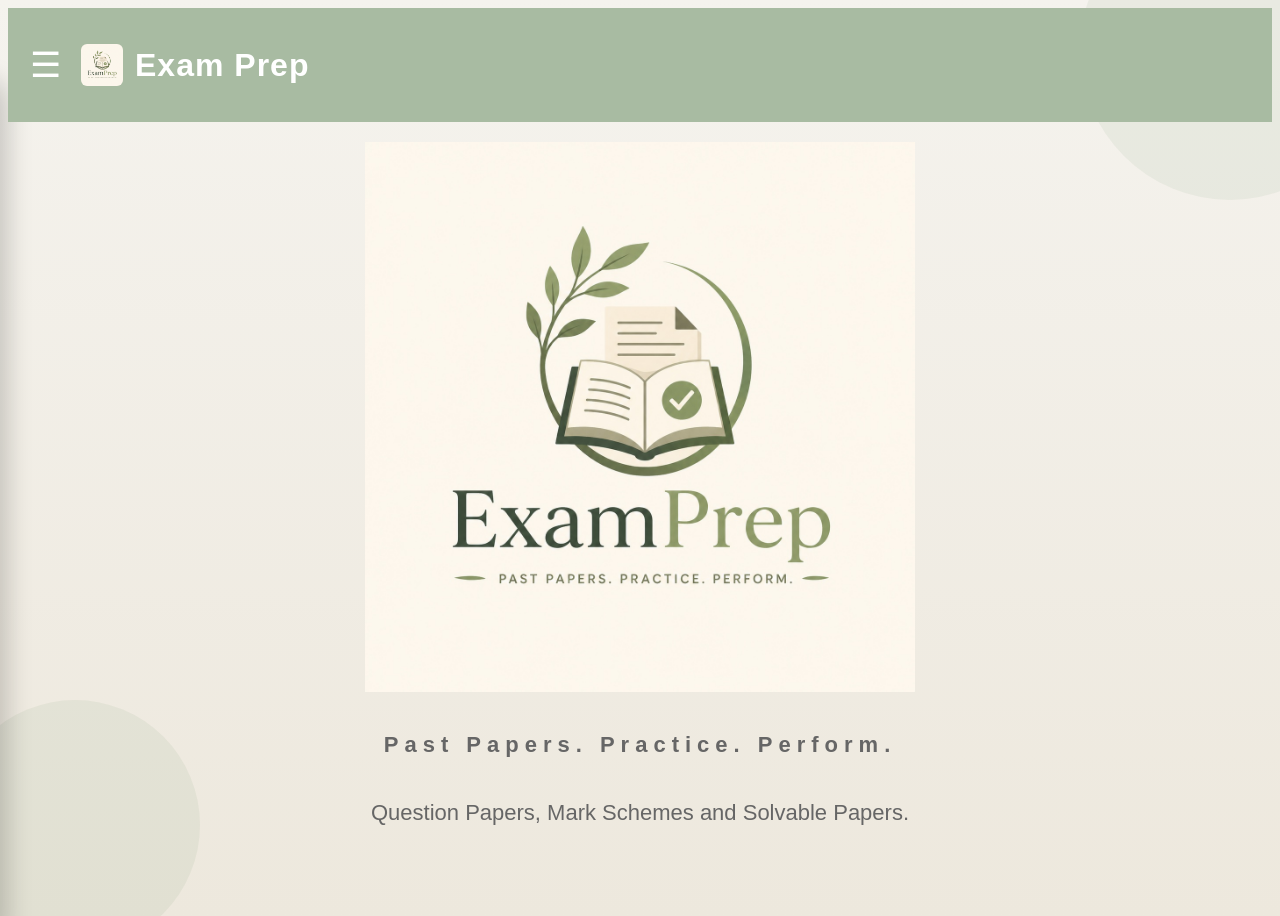
<file: index.html>
<!DOCTYPE html>
<html lang="en">

<head>
    <meta charset="UTF-8">
    <meta name="viewport" content="width=device-width, initial-scale=1.0">
    <title>Exam Prep</title>
    <link rel="stylesheet" href="style.css">
</head>

<body>

    <div class="circle1"></div>
    <div class="circle2"></div>

   <div class="topbar">

    <div class="hamburger" onclick="toggleMenu()" id="menuBtn">
        ☰
    </div>

    <div class="nav-brand">
        <img src="images/logo.png" alt="Exam Prep Logo">
        <span>Exam Prep</span>
    </div>

</div>
    <div id="sidebar">

        <a href="igcse.html">IGCSE</a>
        <a href="alevel.html">A Level</a>
        <a href="practice.html">Solvable Papers</a>

    </div>

    <section class="hero">

        <img
            src="images/logo.png"
            class="hero-logo"
            alt="Exam Prep Logo"
        >

        <p class="tagline">
            Past Papers. Practice. Perform.
        </p>

        <p class="hero-subtitle">
            Question Papers, Mark Schemes
            and Solvable Papers.
        </p>

    </section>

    <script src="script.js"></script>

</body>

</html>
</file>
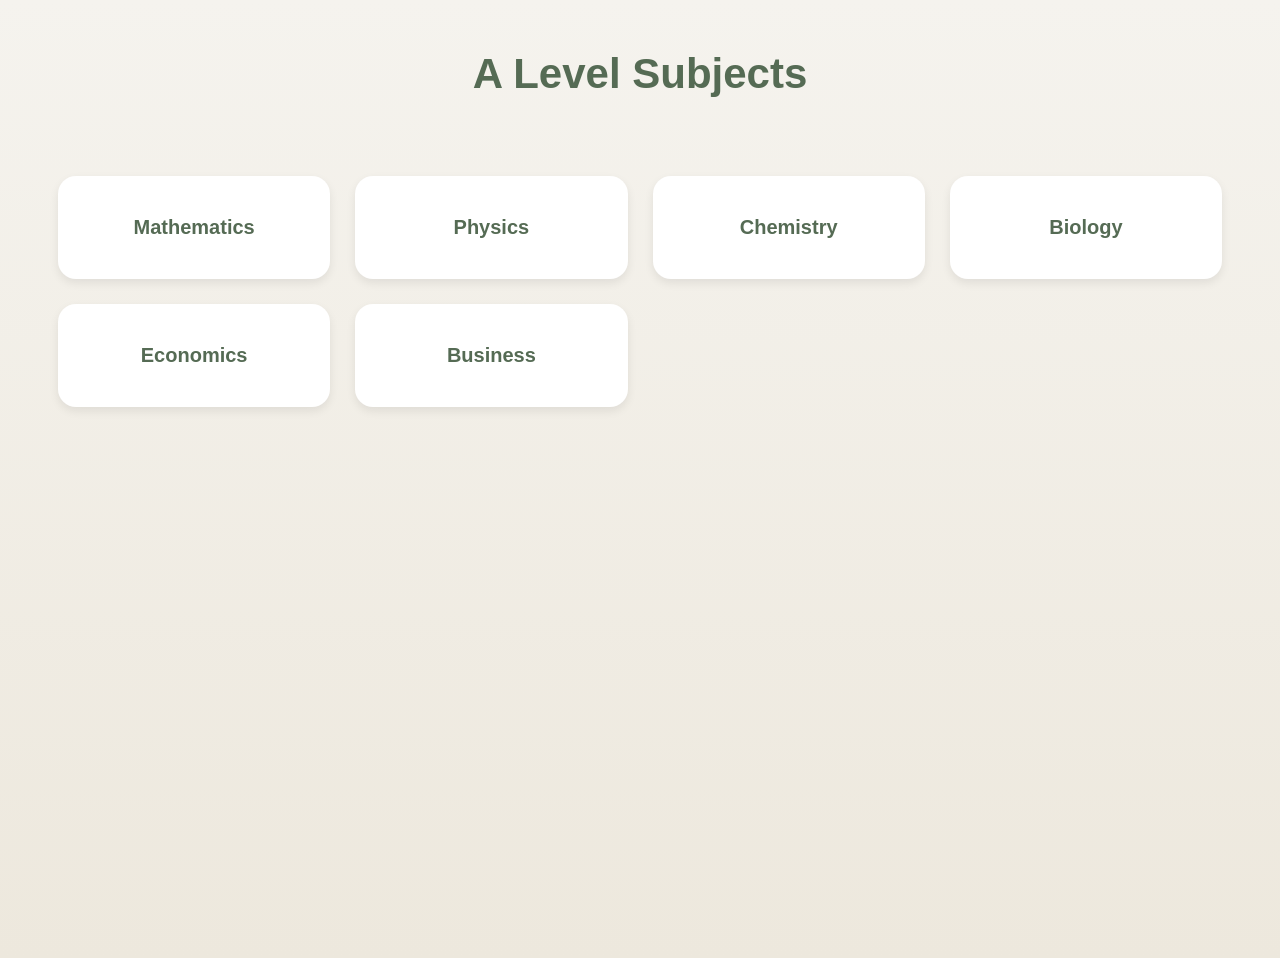
<file: alevel.html>
<!DOCTYPE html>
<html>
<head>
<title>A Level</title>
<link rel="stylesheet" href="style.css">
</head>

<body>

<h1 class="title">
A Level Subjects
</h1>

<div class="grid">

<a class="card">Mathematics</a>

<a class="card">Physics</a>

<a class="card">Chemistry</a>

<a class="card">Biology</a>

<a class="card">Economics</a>

<a class="card">Business</a>

</div>

</body>
</html>
</file>
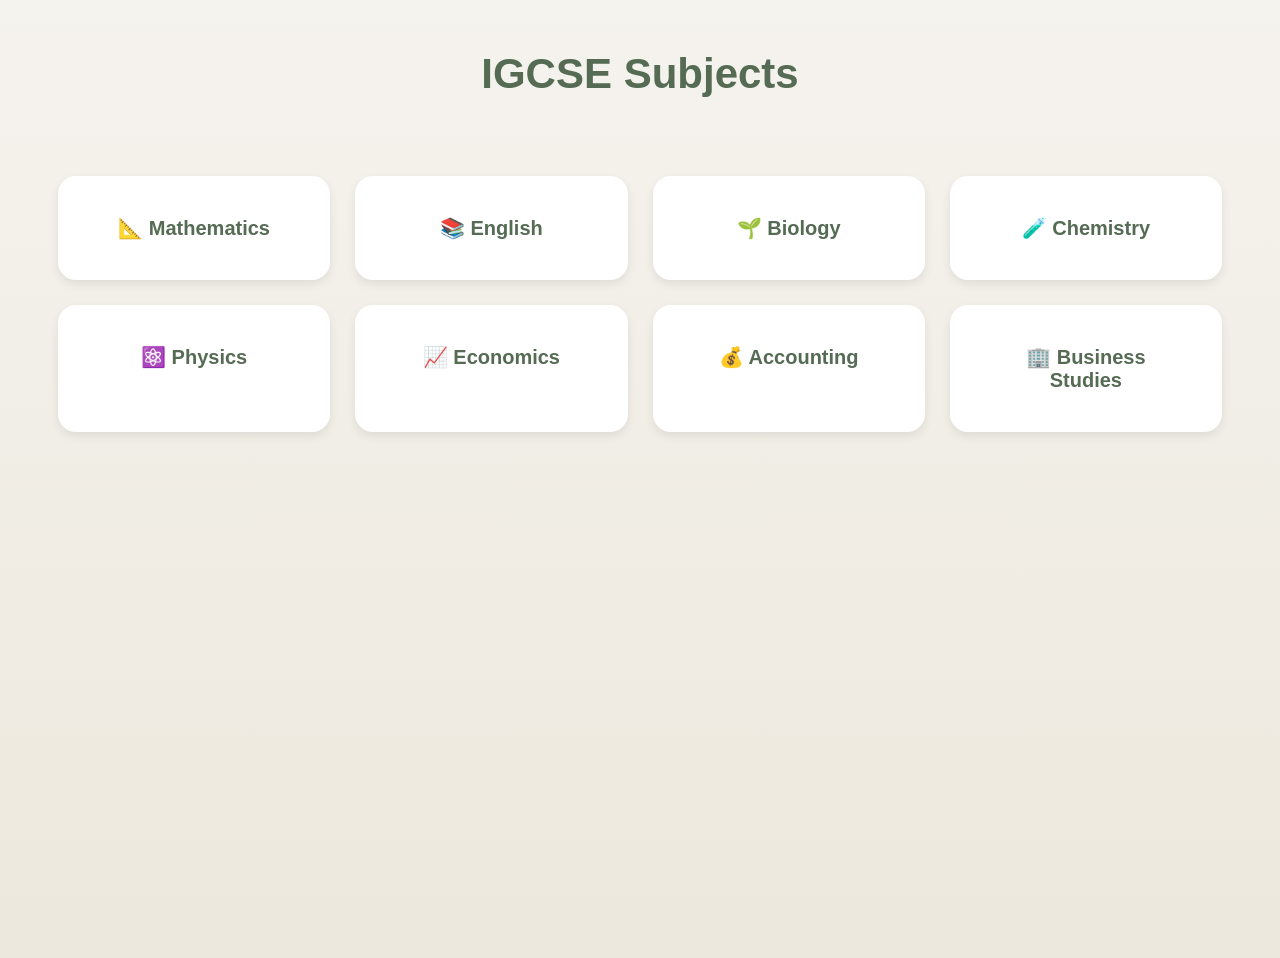
<file: igcse.html>
<!DOCTYPE html>
<html>

<head>

<title>IGCSE</title>

<link rel="stylesheet" href="style.css">

</head>

<body>

<h1 class="title">
IGCSE Subjects
</h1>

<div class="grid">

<a href="subjects/maths.html" class="card">
📐 Mathematics
</a>

<a href="subjects/english.html" class="card">
📚 English
</a>

<a href="subjects/biology.html" class="card">
🌱 Biology
</a>

<a href="subjects/chemistry.html" class="card">
🧪 Chemistry
</a>

<a href="subjects/physics.html" class="card">
⚛️ Physics
</a>

<a href="subjects/economics.html" class="card">
📈 Economics
</a>

<a href="subjects/accounting.html" class="card">
💰 Accounting
</a>

<a href="subjects/business.html" class="card">
🏢 Business Studies
</a>

</div>

</body>

</html>
</file>
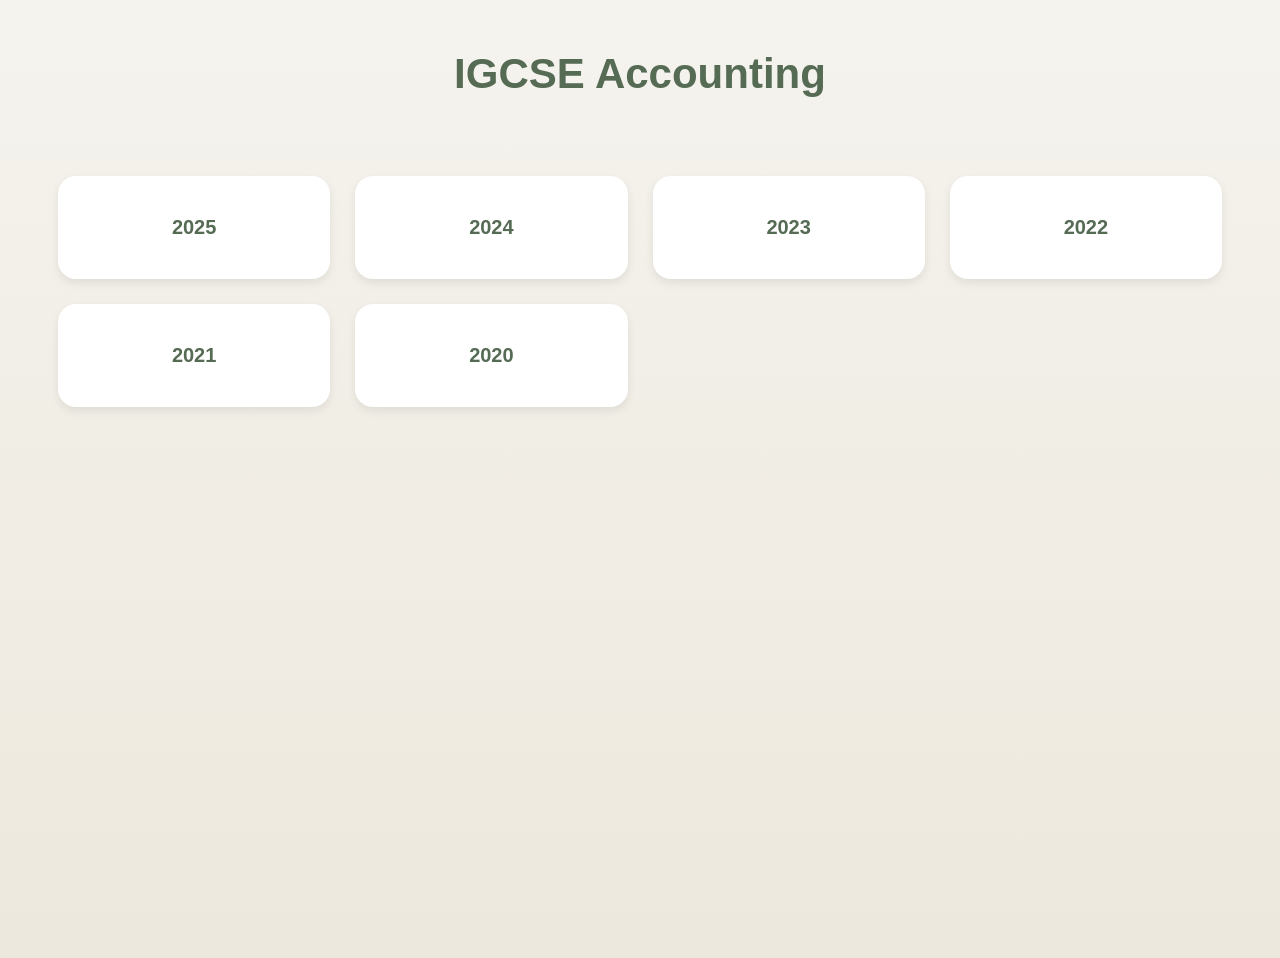
<file: subjects/accounting.html>
<!DOCTYPE html>
<html>

<head>

<title>Accounting</title>

<link rel="stylesheet" href="../style.css">

</head>

<body>

<h1 class="title">

IGCSE Accounting

</h1>

<div class="grid">

<a class="card" href="../years/accounting-2025.html">2025</a>

<a class="card">2024</a>

<a class="card">2023</a>

<a class="card">2022</a>

<a class="card">2021</a>

<a class="card">2020</a>

</div>

</body>

</html>
</file>
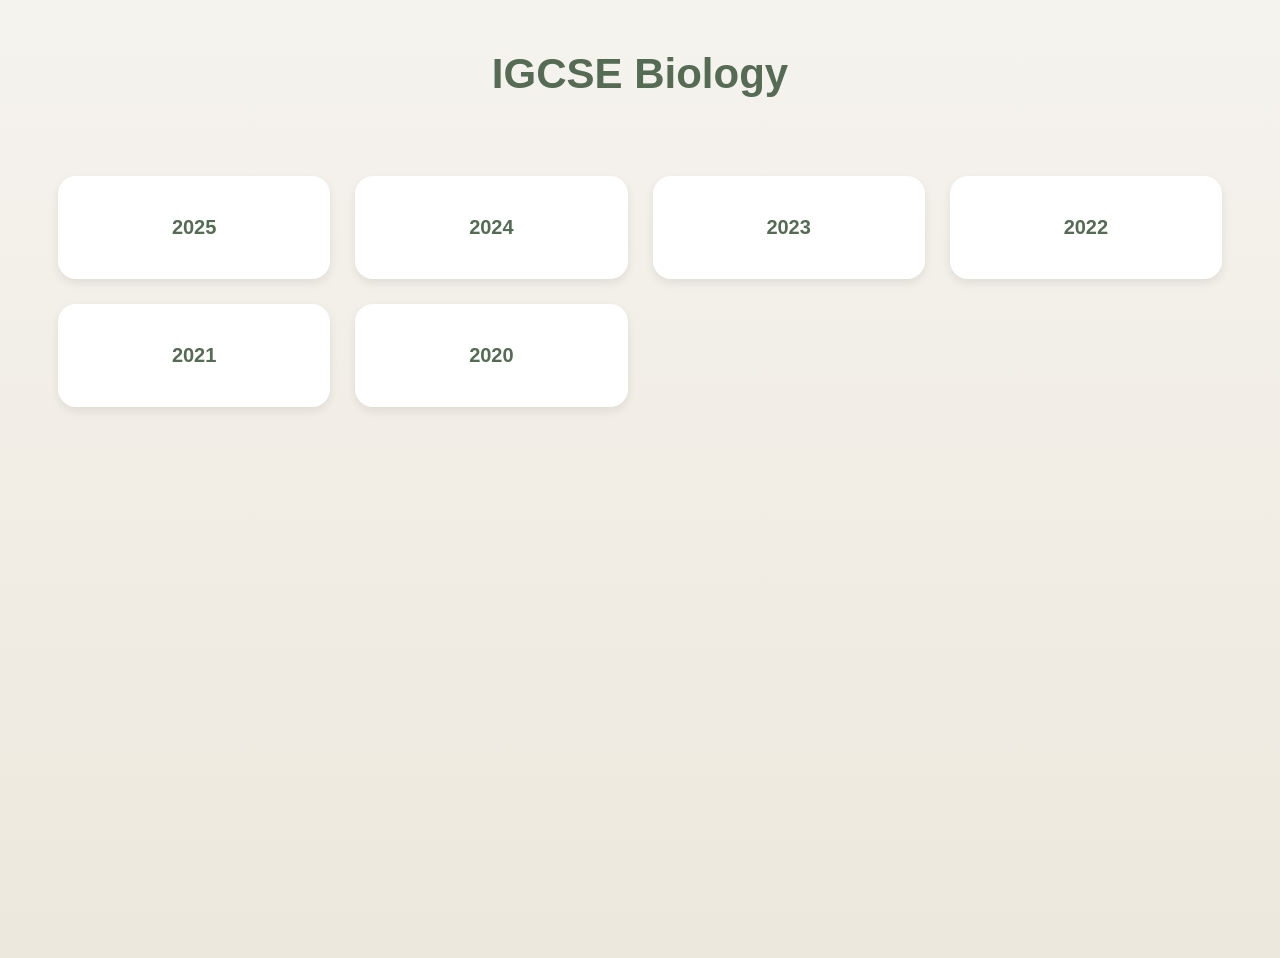
<file: subjects/biology.html>
<!DOCTYPE html>
<html>

<head>

<title>Biology</title>

<link rel="stylesheet" href="../style.css">

</head>

<body>

<h1 class="title">

IGCSE Biology

</h1>

<div class="grid">

<a class="card" href="../years/biology-2025.html">2025</a>

<a class="card">2024</a>

<a class="card">2023</a>

<a class="card">2022</a>

<a class="card">2021</a>

<a class="card">2020</a>

</div>

</body>

</html>
</file>
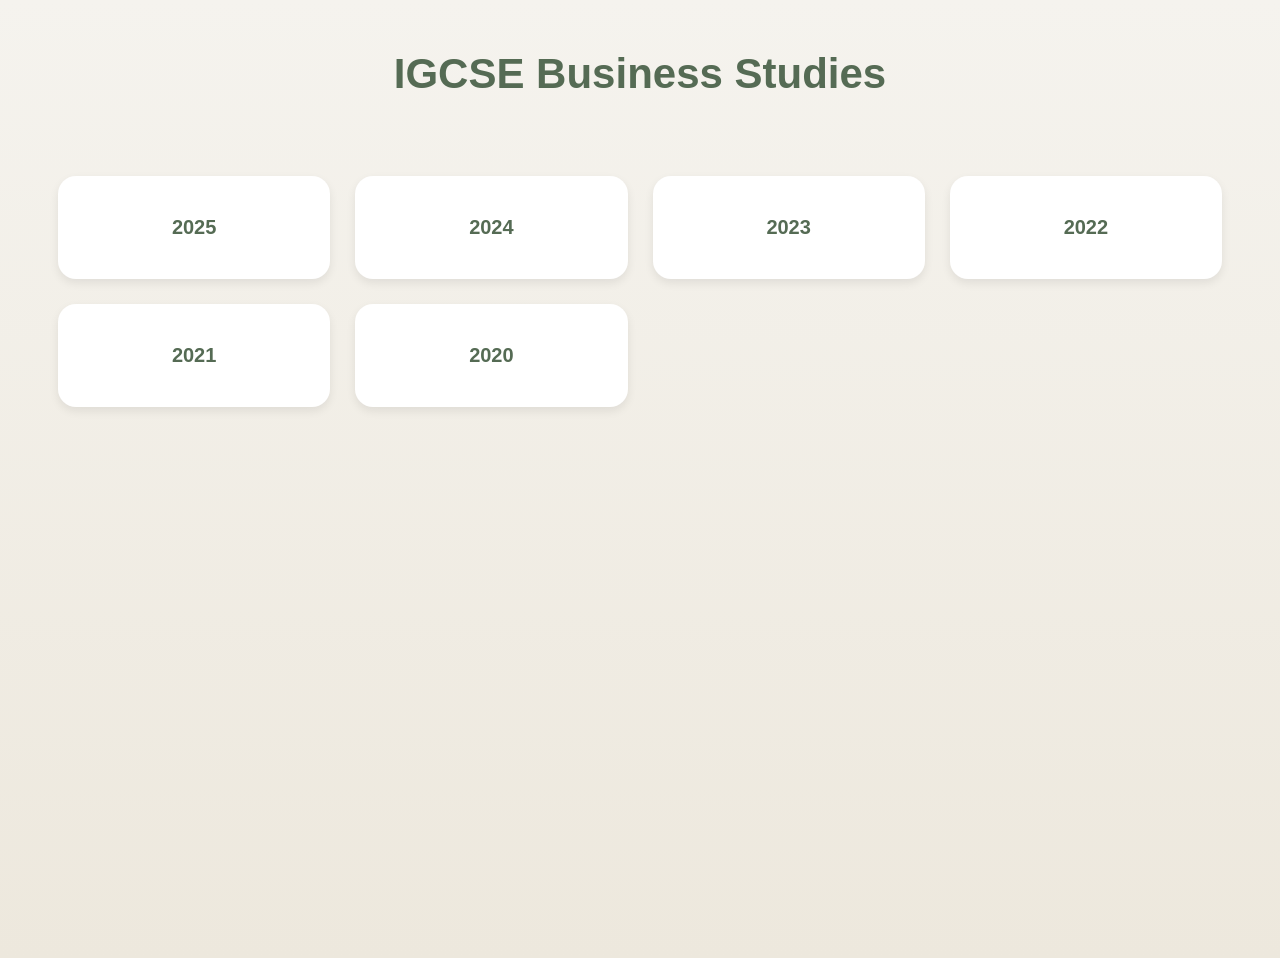
<file: subjects/business.html>
<!DOCTYPE html>
<html>

<head>

<title>Business Studies</title>

<link rel="stylesheet" href="../style.css">

</head>

<body>

<h1 class="title">

IGCSE Business Studies

</h1>

<div class="grid">

<a class="card" href="../years/business-2025.html">2025</a>

<a class="card">2024</a>

<a class="card">2023</a>

<a class="card">2022</a>

<a class="card">2021</a>

<a class="card">2020</a>

</div>

</body>

</html>
</file>
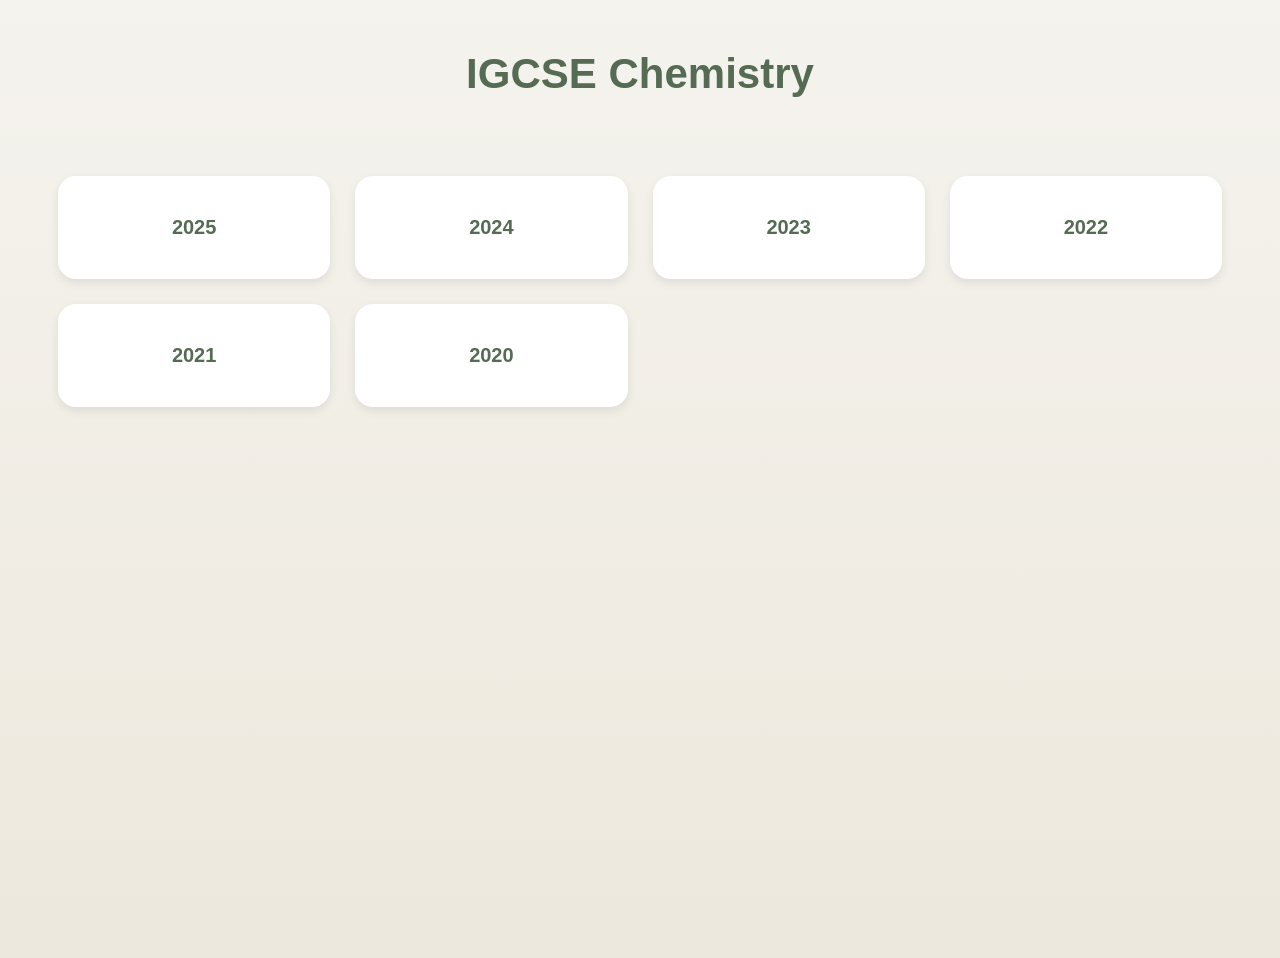
<file: subjects/chemistry.html>
<!DOCTYPE html>
<html>

<head>

<title>Chemistry</title>

<link rel="stylesheet" href="../style.css">

</head>

<body>

<h1 class="title">

IGCSE Chemistry

</h1>

<div class="grid">

<a class="card" href="../years/maths-2025.html">2025</a>

<a class="card">2024</a>

<a class="card">2023</a>

<a class="card">2022</a>

<a class="card">2021</a>

<a class="card">2020</a>

</div>

</body>

</html>
</file>
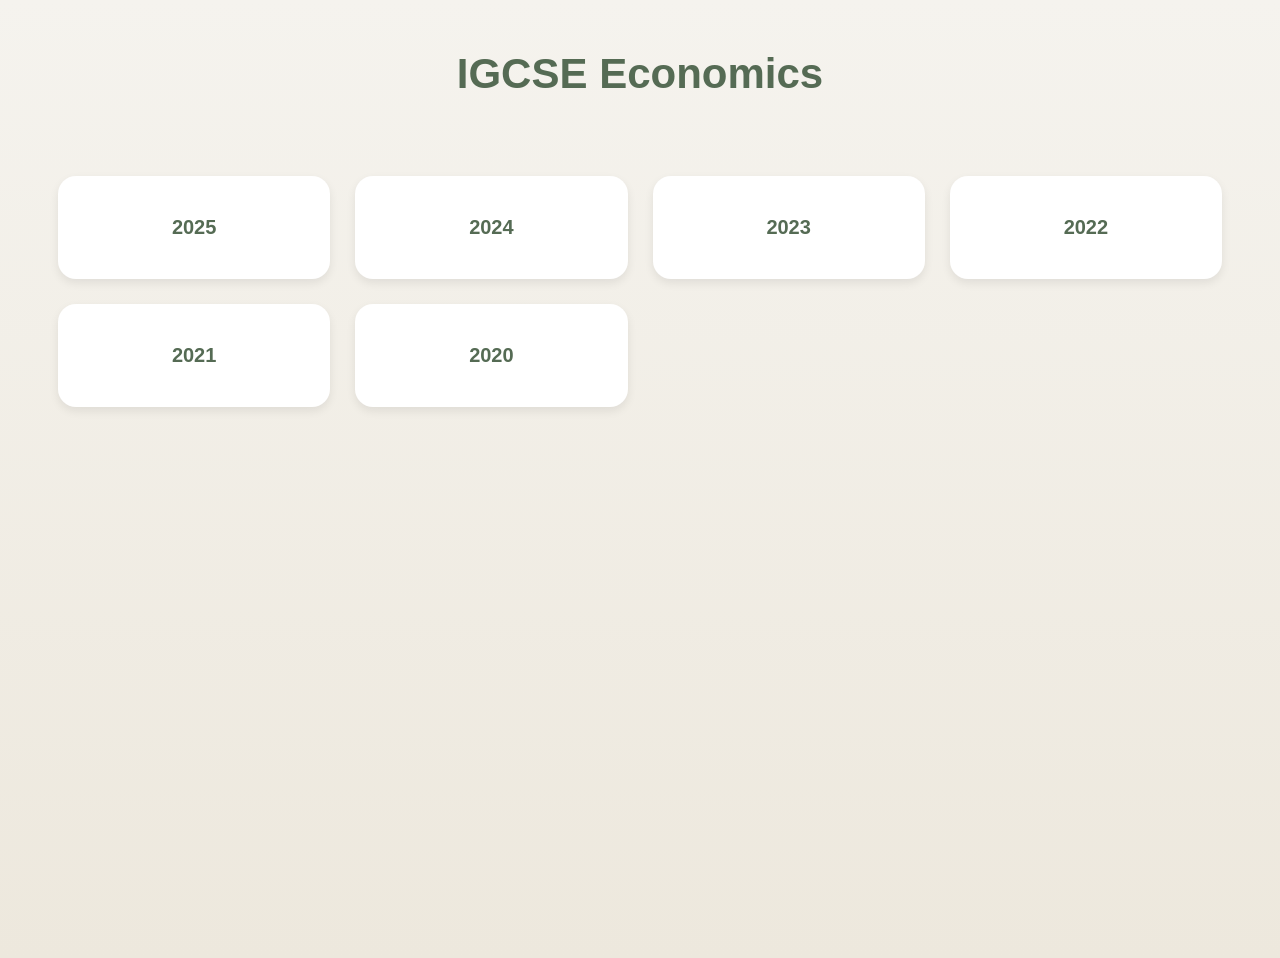
<file: subjects/economics.html>
<!DOCTYPE html>
<html>

<head>

<title>Economics</title>

<link rel="stylesheet" href="../style.css">

</head>

<body>

<h1 class="title">

IGCSE Economics

</h1>

<div class="grid">

<a class="card" href="../years/economics-2025.html">2025</a>

<a class="card">2024</a>

<a class="card">2023</a>

<a class="card">2022</a>

<a class="card">2021</a>

<a class="card">2020</a>

</div>

</body>

</html>
</file>
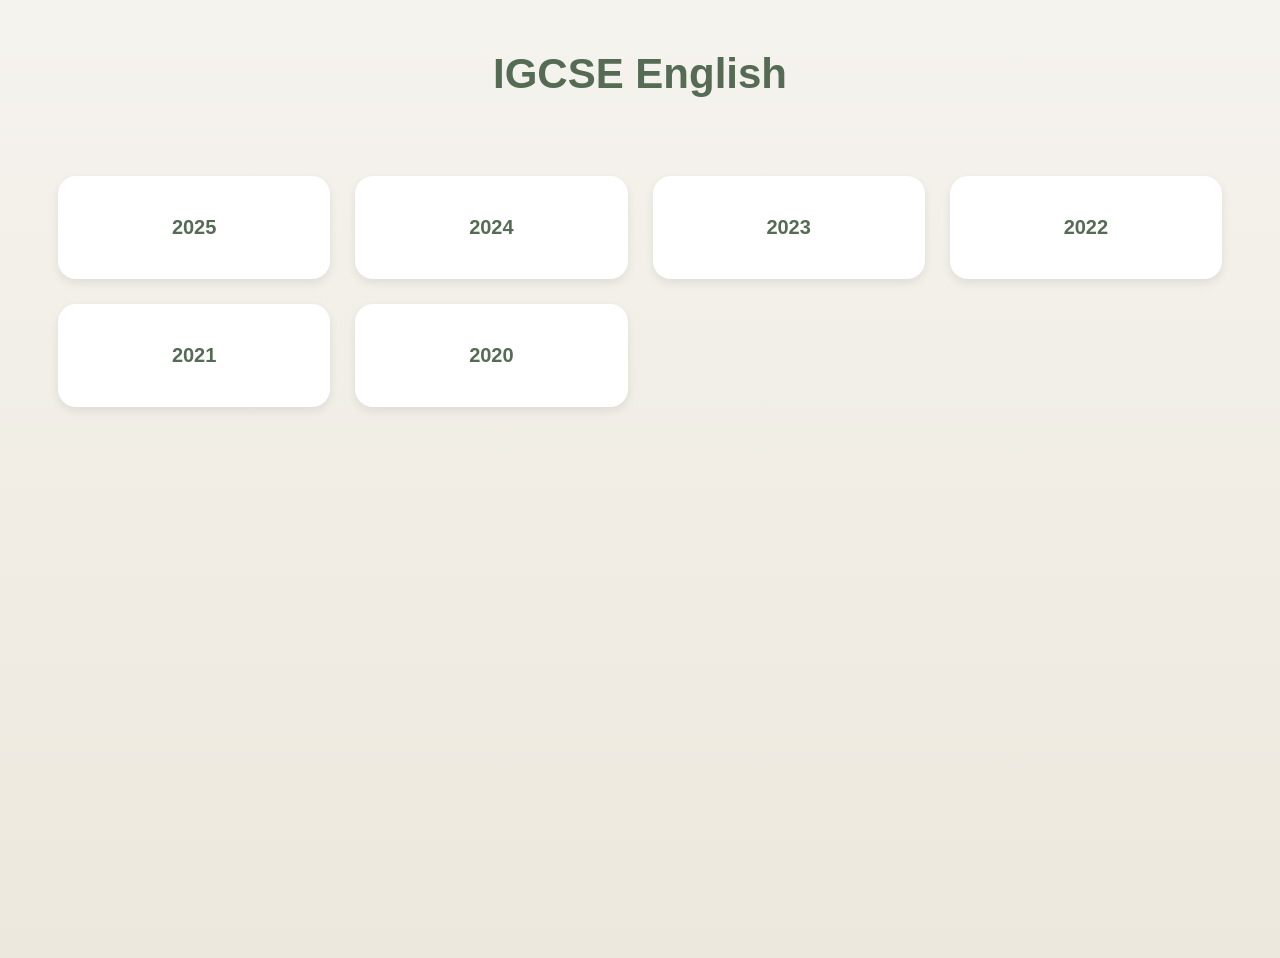
<file: subjects/english.html>
<!DOCTYPE html>
<html>

<head>

<title>English</title>

<link rel="stylesheet" href="../style.css">

</head>

<body>

<h1 class="title">

IGCSE English

</h1>

<div class="grid">

<a class="card" href="../years/english-2025.html">2025</a>

<a class="card">2024</a>

<a class="card">2023</a>

<a class="card">2022</a>

<a class="card">2021</a>

<a class="card">2020</a>

</div>

</body>

</html>
</file>
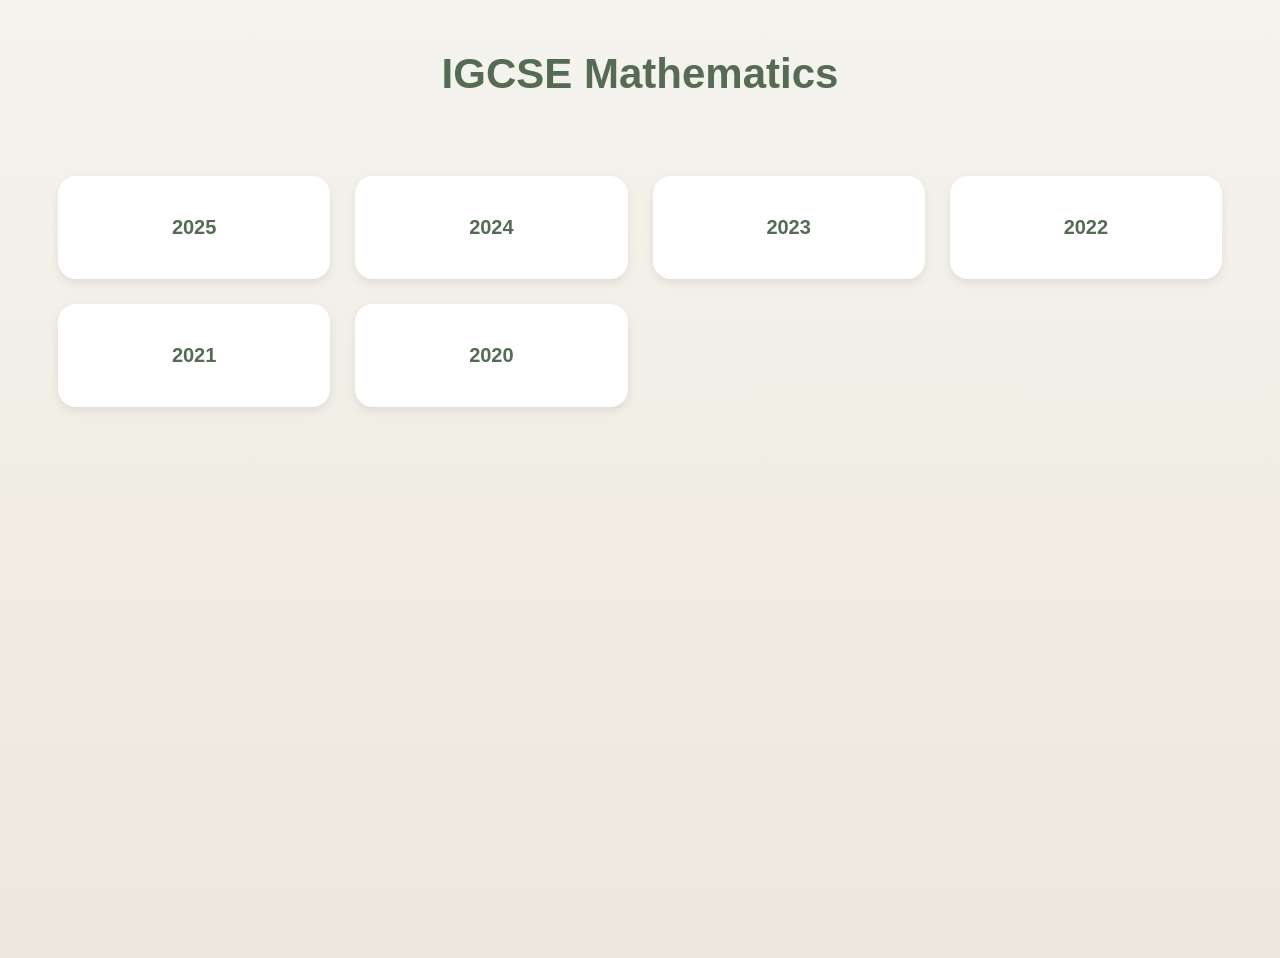
<file: subjects/maths.html>
<!DOCTYPE html>
<html lang="en">

<head>
    <meta charset="UTF-8">
    <meta name="viewport" content="width=device-width, initial-scale=1.0">
    <title>IGCSE Mathematics</title>
    <link rel="stylesheet" href="../style.css">
</head>

<body>

    <h1 class="title">IGCSE Mathematics</h1>

    <div class="grid">

        <a class="card" href="../years/maths-2025.html">2025</a>
        <a class="card" href="../years/maths-2024.html">2024</a>
        <a class="card" href="../years/maths-2023.html">2023</a>
        <a class="card" href="../years/maths-2022.html">2022</a>
        <a class="card" href="../years/maths-2021.html">2021</a>
        <a class="card" href="../years/maths-2020.html">2020</a>

    </div>

</body>

</html>
</file>
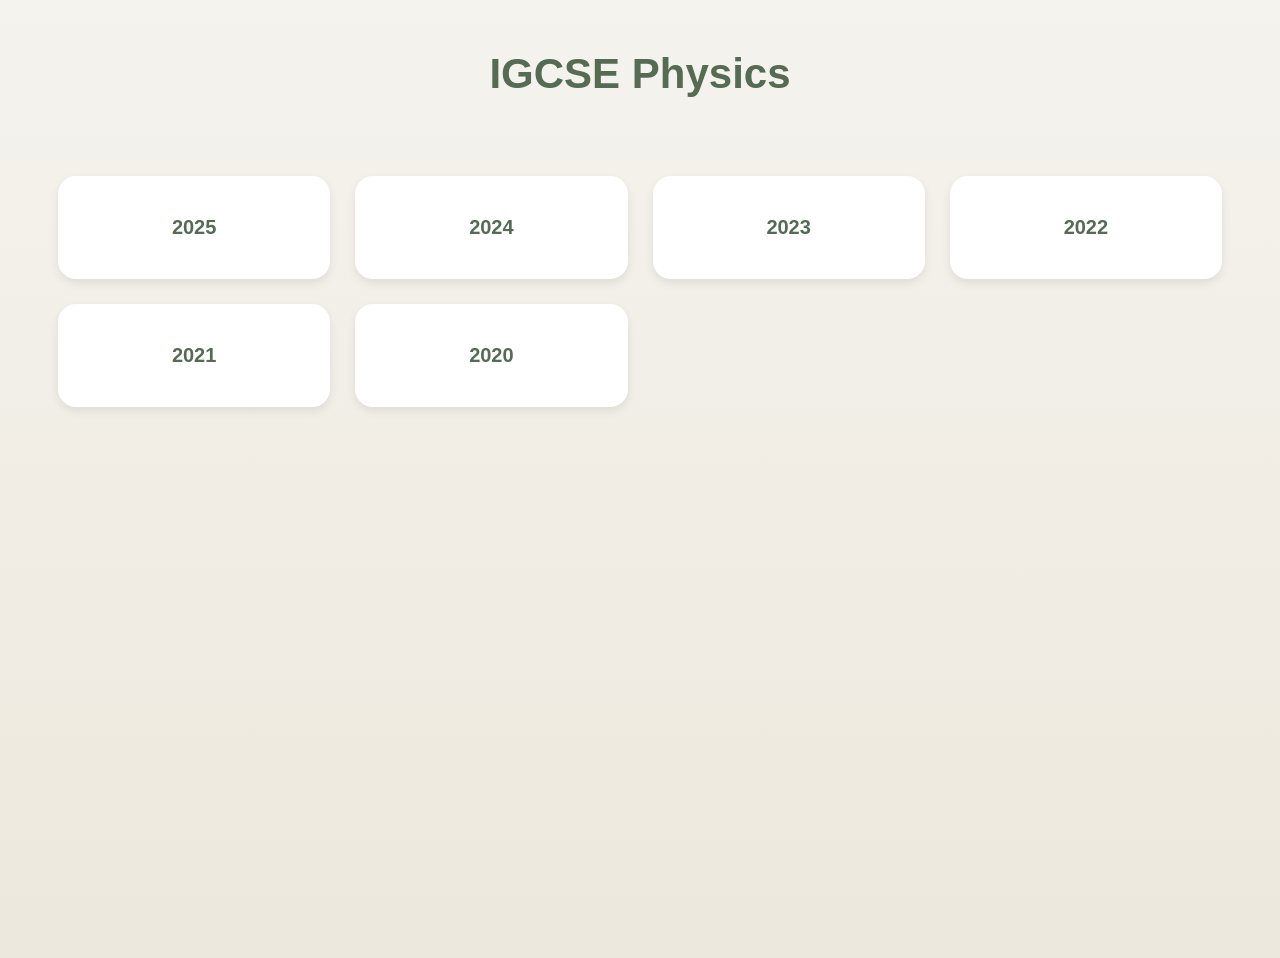
<file: subjects/physics.html>
<!DOCTYPE html>
<html>

<head>

<title>Physics</title>

<link rel="stylesheet" href="../style.css">

</head>

<body>

<h1 class="title">

IGCSE Physics

</h1>

<div class="grid">

<a class="card" href="../years/maths-2025.html">2025</a>

<a class="card">2024</a>

<a class="card">2023</a>

<a class="card">2022</a>

<a class="card">2021</a>

<a class="card">2020</a>

</div>

</body>

</html>
</file>
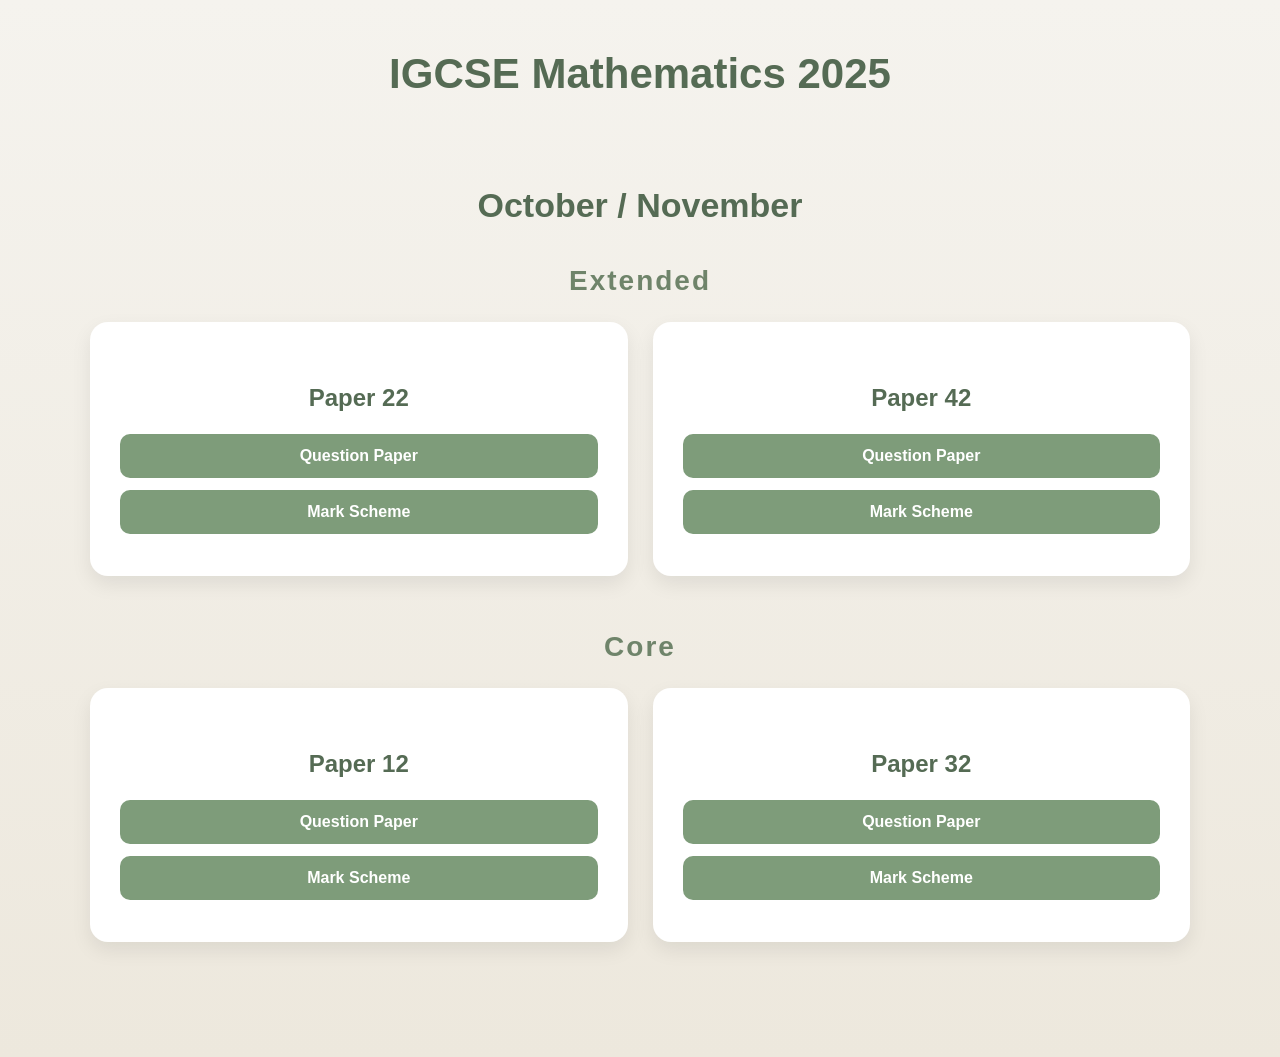
<file: years/maths-2025.html>
<!DOCTYPE html>
<html lang="en">

<head>
    <meta charset="UTF-8">
    <meta name="viewport" content="width=device-width, initial-scale=1.0">
    <title>IGCSE Mathematics 2025</title>
    <link rel="stylesheet" href="../style.css">
</head>

<body>

    <h1 class="title">IGCSE Mathematics 2025</h1>

    <section class="paper-section">

        <h2>October / November</h2>

        <div class="paper-category">

            <h3>Extended</h3>

            <div class="paper-list">

                <div class="paper-card">
                    <h4>Paper 22</h4>

                    <a href="../papers/igcse/mathematics/2025/oct-nov/paper-22-question.pdf" target="_blank">
                        Question Paper
                    </a>

                    <a href="../papers/igcse/mathematics/2025/oct-nov/paper-22-mark-scheme.pdf" target="_blank">
                        Mark Scheme
                    </a>
                </div>

                <div class="paper-card">
                    <h4>Paper 42</h4>

                    <a href="../papers/igcse/mathematics/2025/oct-nov/paper-42-question.pdf" target="_blank">
                        Question Paper
                    </a>

                    <a href="../papers/igcse/mathematics/2025/oct-nov/paper-42-mark-scheme.pdf" target="_blank">
                        Mark Scheme
                    </a>
                </div>

            </div>

        </div>

        <div class="paper-category">

            <h3>Core</h3>

            <div class="paper-list">

                <div class="paper-card">
                    <h4>Paper 12</h4>

                    <a href="../papers/igcse/mathematics/2025/oct-nov/paper-12-question.pdf" target="_blank">
                        Question Paper
                    </a>

                    <a href="../papers/igcse/mathematics/2025/oct-nov/paper-12-mark-scheme.pdf" target="_blank">
                        Mark Scheme
                    </a>
                </div>

                <div class="paper-card">
                    <h4>Paper 32</h4>

                    <a href="../papers/igcse/mathematics/2025/oct-nov/paper-32-question.pdf" target="_blank">
                        Question Paper
                    </a>

                    <a href="../papers/igcse/mathematics/2025/oct-nov/paper-32-mark-scheme.pdf" target="_blank">
                        Mark Scheme
                    </a>
                </div>

            </div>

        </div>

    </section>

</body>

</html>
</file>
<file: style.css>
Current:
*{
margin:0;
padding:0;
box-sizing:border-box;
}

body{
font-family:Arial, sans-serif;
background:linear-gradient(180deg, #F5F3EE 0%, #EDE8DD 100%);
min-height:100vh;
overflow-x:hidden;

}

/* TOP BAR */

.topbar{
background:#A8BBA2;
display:flex;
align-items:center;
padding:18px 22px;
color:white;
gap:20px;
height:78px;
position:relative;
z-index:10000;
}

.hamburger{
font-size:35px;
cursor:pointer;
transition:0.3s ease;
user-select:none;
}

.hamburger:hover{
transform:scale(1.12);
}

.logo-text{
font-size:32px;
font-weight:700;
color:white;
letter-spacing:1px;
}

/* If you are using the tiny logo in the navbar */

.logo-container{
display:flex;
align-items:center;
gap:12px;
}

.logo-container img{
height:45px;
width:auto;
}

.logo-container span{
font-size:32px;
font-weight:700;
color:white;
letter-spacing:1px;

}

/* SIDEBAR */

#sidebar{
position:fixed;
top:78px;
left:-300px;
width:300px;
height:calc(100vh - 78px);
background:linear-gradient(180deg, #7E9C7A, #5F7F5C);
padding-top:35px;
transition:0.35s ease;
z-index:9999;
box-shadow:8px 0 25px rgba(0,0,0,0.18);
border-top-right-radius:25px;
}

#sidebar a{
display:block;
padding:20px 30px;
color:white;
text-decoration:none;
font-size:20px;
font-weight:bold;
transition:0.3s ease;

}

#sidebar a:hover{
background:rgba(255,255,255,0.15);
padding-left:42px;
}

/* Hide old close button if it still exists */

.close-btn{
display:none;
}

/* BACKGROUND DECORATION */

.circle1{
position:fixed;
width:300px;
height:300px;
background:rgba(168,187,162,0.15);
border-radius:50%;
top:-100px;
right:-100px;
z-index:-1;
}

.circle2{
position:fixed;
width:250px;
height:250px;
background:rgba(126,156,122,0.1);
border-radius:50%;
bottom:-50px;
left:-50px;
z-index:-1;
}

/* HOMEPAGE HERO */

.hero{
min-height:70vh;
display:flex;
flex-direction:column;
justify-content:center;
align-items:center;
text-align:center;
padding:20px;
animation:fadeIn 1.2s ease;
}

.hero-logo{
width:550px;

max-width:90%;
height:auto;
margin-bottom:20px;
}

.tagline{
margin-top:5px;
font-size:22px;
letter-spacing:6px;
color:#6F846A;
font-weight:700;
}

.hero-subtitle{
margin-top:18px;
font-size:20px;
color:#666;
}

.hero h1{
font-size:72px;
color:#556B54;
line-height:1.1;
max-width:900px;
margin:auto;
}

.hero p{
margin-top:20px;
font-size:22px;
color:#666;
}

/* PAGE TITLES */

.title{
text-align:center;
margin-top:50px;
color:#556B54;
font-size:42px;
}

/* GRID AND CARDS */

.grid{
display:grid;
grid-template-columns:repeat(auto-fit, minmax(220px, 1fr));
gap:25px;
padding:50px;
}

.card{

background:white;
padding:40px;
border-radius:18px;
text-align:center;
text-decoration:none;
color:#556B54;
font-weight:bold;
font-size:20px;
box-shadow:0 4px 10px rgba(0,0,0,0.08);
transition:0.3s ease;
}

.card:hover{
transform:translateY(-8px);
box-shadow:0 12px 25px rgba(0,0,0,0.15);
}

/* SMALL QUOTE TEXT */

.quote{
font-style:italic;
margin-top:20px;
color:#7E9C7A;
font-size:20px;
}

/* ANIMATION */

@keyframes fadeIn{
from{
opacity:0;
transform:translateY(35px);
}

to{
opacity:1;
transform:translateY(0);
}
}

/* MOBILE RESPONSIVE */

@media(max-width:768px){

.topbar{
height:70px;
padding:15px 18px;
}

.hamburger{
font-size:32px;
}

.logo-text,
.logo-container span{
font-size:26px;
}

.logo-container img{
height:38px;
}

#sidebar{
top:70px;
height:calc(100vh - 70px);
width:260px;
left:-260px;
}

.hero{
min-height:75vh;
}

.hero-logo{
width:360px;
max-width:95%;
}

.tagline{
font-size:16px;
letter-spacing:4px;
}

.hero-subtitle{
font-size:17px;
}

.title{
font-size:34px;
}

.grid{
padding:30px;
}
}

/* NAVBAR BRAND FIX */

.nav-brand{
display:flex;
align-items:center;
gap:12px;
}

.nav-brand img{
width:42px;
height:42px;
object-fit:contain;
border-radius:6px;
}

.nav-brand span{
font-size:32px;
font-weight:700;
color:white;
letter-spacing:1px;
}

/* PAPER PAGE */

.paper-section{
max-width:1000px;
margin:40px auto;
padding:20px;
}

.paper-section h2{
color:#556B54;
margin-bottom:25px;
font-size:30px;

text-align:center;
}

.paper-list{
display:grid;
grid-template-columns:repeat(auto-fit, minmax(260px, 1fr));
gap:25px;
}

.paper-card{
background:white;
padding:30px;
border-radius:18px;
box-shadow:0 8px 20px rgba(0,0,0,0.08);
text-align:center;
transition:0.3s ease;
}

.paper-card:hover{
transform:translateY(-6px);
box-shadow:0 14px 30px rgba(0,0,0,0.13);
}

.paper-card h3{
color:#556B54;
margin-bottom:20px;

font-size:24px;
}

.paper-card a{
display:block;
background:#7E9C7A;
color:white;
text-decoration:none;
padding:13px;
margin:12px 0;
border-radius:10px;
font-weight:bold;
transition:0.3s ease;
}

.paper-card a:hover{
background:#5F7F5C;
}

/* PAPER PAGE DESIGN */

.paper-section{
max-width:1100px;
margin:40px auto;
padding:20px;
}

.paper-section h2{
text-align:center;
color:#556B54;
font-size:34px;
margin-bottom:40px;
}

.paper-category{
margin-bottom:55px;
}

.paper-category h3{
color:#6F846A;
font-size:28px;
margin-bottom:25px;
text-align:center;
letter-spacing:2px;
}

.paper-list{
display:grid;
grid-template-columns:repeat(auto-fit, minmax(260px, 1fr));
gap:25px;
}

.paper-card{
background:white;
padding:30px;
border-radius:18px;
box-shadow:0 8px 20px rgba(0,0,0,0.08);
text-align:center;
transition:0.3s ease;
}

.paper-card:hover{
transform:translateY(-6px);
box-shadow:0 14px 30px rgba(0,0,0,0.13);
}

.paper-card h4{
color:#556B54;
margin-bottom:22px;
font-size:24px;
}

.paper-card a{
display:block;
background:#7E9C7A;
color:white;
text-decoration:none;
padding:13px;

margin:12px 0;
border-radius:10px;
font-weight:bold;
transition:0.3s ease;
}

.paper-card a:hover{
background:#5F7F5C;
</file>
